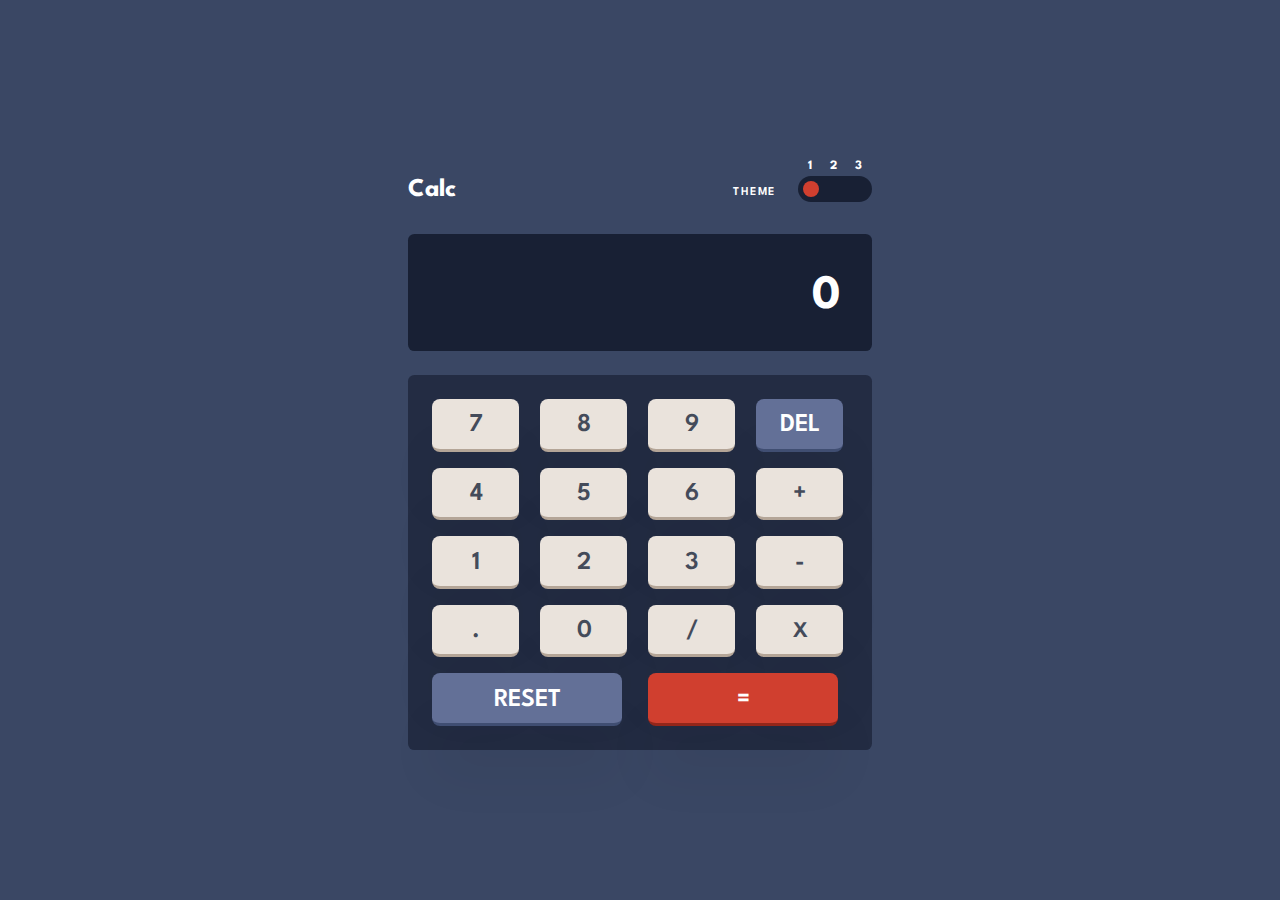
<file: calculator-app-main/index.html>
<!DOCTYPE html>
<html lang="en">
  <head>
    <meta charset="UTF-8" />
    <meta name="viewport" content="width=device-width, initial-scale=1.0" />
    <!-- displays site properly based on user's device -->
    <script defer src="index.js"></script>
    <link
      rel="icon"
      type="image/png"
      sizes="32x32"
      href="./images/favicon-32x32.png"
    />
    <link href="styles.css" rel="stylesheet" />
    <link href="responsive.css" rel="stylesheet" />
    <title>Frontend Mentor | Calculator app</title>

    <!-- Feel free to remove these styles or customise in your own stylesheet 👍 -->
  </head>
  <body>
    <div class="main-container theme1">
      <div class="calculator-container">
        <div class="nav-container">
          <h3 class="text-logo">Calc</h3>
          <div class="theme-box">
            <p>Theme</p>
            <div class="themes-btns">
              <div class="labels">
                <label for="theme1">1</label>
                <label for="theme2">2</label>
                <label for="theme3">3</label>
              </div>
              <div class="theme-inputs">
                <input id="theme1" type="radio" name="theme" checked />
                <input id="theme2" type="radio" name="theme" />
                <input id="theme3" type="radio" name="theme" />
              </div>
            </div>
          </div>
        </div>
        <div class="output">
          <div class="previous-operand" data-previous-operand></div>
          <div class="current-operand" data-current-operand>0</div>
        </div>
        <div class="keys">
          <button class="btn" data-number>7</button>
          <button class="btn" data-number>8</button>
          <button class="btn" data-number>9</button>
          <button class="btn delete-btn" data-delete>del</button>
          <button class="btn" data-number>4</button>
          <button class="btn" data-number>5</button>
          <button class="btn" data-number>6</button>
          <button class="btn add-btn operator" data-operation>+</button>
          <button class="btn" data-number>1</button>
          <button class="btn" data-number>2</button>
          <button class="btn" data-number>3</button>
          <button class="btn sub-btn operator" data-operation>-</button>
          <button class="btn dot-btn" data-number>.</button>
          <button class="btn" data-number>0</button>
          <button class="btn divide-btn operator" data-operation>/</button>
          <button class="btn multiply-btn operator" data-operation>X</button>
          <button class="btn reset-btn" data-all-clear>reset</button>
          <button class="btn equalto-btn" data-equals>=</button>
        </div>
      </div>
    </div>
  </body>
</html>
</file>
<file: calculator-app-main/styles.css>
@import url("https://fonts.googleapis.com/css2?family=League+Spartan:wght@100..700&display=swap");

* {
  margin: 0;
  padding: 0;
  box-sizing: border-box;
}
body {
  font-family: "League Spartan", sans-serif;
}
.main-container {
  max-width: 100%;
  min-height: 100vh;
  display: flex;
  align-items: center;
  /* justify-content: center; */
}

.calculator-container {
  width: 35rem;
  margin: 0 auto;
  padding: 3rem;
}

.theme-box {
  display: flex;
  align-items: end;
  justify-content: center;
  gap: 1.4rem;
}

.theme-box p {
  font-size: 0.75rem;
  line-height: 1.1rem;
  letter-spacing: 0.1rem;
  font-weight: 600;
  text-transform: uppercase;
}
.theme-btns {
  height: 2.6rem;
  width: 7.1rem;
  border-radius: 3rem;
}
.theme-inputs {
  padding: 0.3rem;
  border-radius: 1rem;
  display: flex;
  gap: 0.5rem;
}
.theme-inputs input {
  appearance: none;
  width: 1rem;
  height: 1rem;
  border-radius: 50%;
  transition: 0.2s;

  cursor: pointer;
}
#theme1 {
  left: 1rem;
}
input:checked {
  background-color: hsl(6, 63%, 50%);
}

#theme2 {
  left: 3rem;
}

#theme3 {
  left: 5rem;
}
.labels {
  padding: 0.6rem;
  padding-bottom: 0.3rem;
  display: flex;
  align-items: center;
  justify-content: space-between;
}

.labels label {
  font-weight: 700;
  font-size: 0.8rem;
}

.nav-container {
  max-width: 100%;
  display: flex;
  justify-content: space-between;
  align-items: center;
  margin-bottom: 2rem;
}

.output {
  font-family: "League Spartan", sans-serif;
  max-width: 100%;

  padding: 2rem 4rem;
  border-radius: 0.4rem;
  padding-right: 2rem;
  margin-bottom: 1.5rem;
  /* overflow: scroll; */
}
.current-operand {
  text-align: right;
  font-size: 3rem;
  font-weight: 700;
  color: #fff;
  word-wrap: break-word;
  word-break: break-all;
}
.previous-operand {
  text-align: right;
  margin-bottom: 0.5rem;
  font-size: 1.2rem;
  font-weight: 500;
  color: #fff;
}
.keys {
  max-width: 100%;
  display: grid;
  grid-template-columns: repeat(4, 1fr);
  padding: 1.5rem;
  gap: 1rem;
  border-radius: 0.4rem;
}
.reset-btn {
  grid-column: span 2;
}
.equalto-btn {
  grid-column: span 2;
}
.btn {
  font-family: "League Spartan", sans-serif;
  max-width: 95%;
  padding: 0.9rem;
  padding-bottom: 0.7rem;
  border-radius: 0.5rem;
  border: none;
  font-size: 1.6rem;
  font-weight: 600;
  text-transform: uppercase;
  border-bottom: 3px solid;
  letter-spacing: -0.7px;
  box-shadow: 0 3.2rem 3.2rem rgba(0, 0, 0, 0.05);

  transition: transform 0.2s;
}
.btn:active {
  transform: scale(0.9);
  border-bottom: 2px solid;
}
.add-btn {
  font-size: 1.6rem;
}
.multiply-btn {
  font-size: 1.4rem;
}

.text-logo {
  font-size: 1.6rem;
  align-self: flex-end;
}

/* theme 1 */
.theme1 .btn:hover {
  background-color: hsl(0, 0%, 100%);
  cursor: pointer;
  transition: all 0.3s;
}
.theme1 .output {
  color: hsl(0, 0%, 100%);
}
.theme1 .keys {
  background-color: hsl(223, 31%, 20%);
}
.theme1 .btn {
  background-color: hsl(30, 25%, 89%);
  border-bottom-color: hsl(28, 16%, 65%);
  color: hsl(221, 14%, 31%);
}
.theme1 .delete-btn,
.theme1 .reset-btn {
  background-color: hsl(225, 21%, 49%);
  color: white;
  border-bottom-color: hsl(224, 28%, 35%);
}
.theme1 .equalto-btn {
  background-color: hsl(6, 63%, 50%);
  color: white;
  border-bottom-color: hsl(6, 70%, 34%);
}
input:checked:hover {
  background-color: hsl(6, 90%, 68%);
  transition: all 0.3s;
}
.theme1 .equalto-btn:hover {
  background-color: hsl(6, 90%, 68%);
  cursor: pointer;
  transition: all 0.3s;
}
.theme1 .delete-btn:hover,
.theme1 .reset-btn:hover {
  background-color: hsl(224, 57%, 79%);
  cursor: pointer;
  transition: all 0.3s;
}
.theme1 .nav-container {
  color: hsl(0, 0%, 100%);
}
.theme1.main-container {
  background-color: hsl(222, 26%, 31%);
}
.theme1 .theme-btns {
  background-color: hsl(223, 31%, 20%);
}
.theme1 .theme-inputs,
.theme1 .output {
  background-color: hsl(224, 36%, 15%);
}

/* theme 2 */
.theme2 .btn:hover {
  background-color: hsl(0, 0%, 100%);
  cursor: pointer;
  transition: all 0.3s;
}
body .theme2 {
  color: hsl(60, 10%, 19%);
}
.theme2.main-container {
  background-color: hsl(0, 0%, 90%);
}

.theme2 .current-operand,
.theme2.previous-operand {
  color: hsl(60, 10%, 19%);
}
.theme2 .keys {
  background-color: hsl(0, 5%, 81%);
}

.theme2 .btn {
  background-color: hsl(30, 25%, 89%);
  border-bottom-color: hsl(28, 16%, 65%);
  color: hsl(60, 10%, 19%);
}
.theme2 .delete-btn,
.theme2 .reset-btn {
  background-color: hsl(185, 42%, 37%);
  color: white;
  border-bottom-color: hsl(185, 58%, 25%);
}
.theme2 .equalto-btn {
  background-color: hsl(25, 98%, 40%);
  color: white;
  border-bottom-color: hsl(25, 99%, 27%);
}

.theme2 .output {
  background-color: hsl(0, 0%, 93%);
}
.theme2 .theme-inputs {
  background-color: hsl(0, 5%, 81%);
}
.theme2 .previous-operand {
  color: hsl(60, 10%, 19%);
}

.theme2 .equalto-btn:hover {
  background-color: hsl(25, 80%, 63%);
  cursor: pointer;
  transition: all 0.3s;
}
.theme2 .delete-btn:hover,
.theme2 .reset-btn:hover {
  background-color: hsl(185, 53%, 58%);
  cursor: pointer;
  transition: all 0.3s;
}

/* theme 3 */
.theme3 .btn:hover {
  background-color: hsl(269, 58%, 43%);
  cursor: pointer;
  transition: all 0.3s;
}

body .theme3 {
  color: hsl(52, 100%, 62%);
}
.theme3.main-container {
  background-color: hsl(268, 75%, 9%);
}

.theme3 .current-operand {
  color: hsl(52, 100%, 62%);
}
.theme3 .keys {
  background-color: hsl(268, 71%, 12%);
}

.theme3 .btn {
  background-color: hsl(268, 47%, 21%);
  border-bottom-color: hsl(290, 70%, 36%);
  color: hsl(52, 100%, 62%);
}
.theme3 .delete-btn,
.theme3 .reset-btn {
  background-color: hsl(281, 89%, 26%);
  color: white;
  border-bottom-color: hsl(285, 91%, 52%);
}
.theme3 .equalto-btn {
  background-color: hsl(176, 100%, 44%);
  color: hsl(198, 20%, 13%);
  border-bottom-color: hsl(177, 92%, 70%);
}

.theme3 .output {
  background-color: hsl(268, 71%, 12%);
}
.theme3 .theme-inputs {
  background-color: hsl(268, 71%, 12%);
}
.theme3 .previous-operand {
  color: hsl(52, 100%, 62%);
}
.theme3 input:checked {
  background-color: hsl(176, 100%, 44%);
}
.theme3 .equalto-btn:hover {
  background-color: hsl(176, 55%, 71%);
  cursor: pointer;
  transition: all 0.3s;
}
.theme3 .delete-btn:hover,
.theme3 .reset-btn:hover {
  background-color: hsl(281, 72%, 38%);
  cursor: pointer;
  transition: all 0.3s;
}
.theme3 input:checked:hover {
  background-color: hsl(176, 55%, 71%);
  transition: all 0.3s;
}
</file>
<file: calculator-app-main/responsive.css>
@media (max-width: 37.5em) {
  .main-container {
    max-width: 100%;

    display: flex;
    align-items: flex-start;
    /* justify-content: center; */
  }
  .calculator-container {
    max-width: 100%;
    margin: 0 auto;
    padding: 3rem 2rem;
  }
  .text-logo {
    font-size: 2rem;
  }
  .btn {
    font-size: 2rem;
    max-width: 100%;
    padding: 1.2rem 1rem;
  }
  .theme-inputs {
    padding: 0.5rem;
  }
  .theme-box p {
    font-size: 0.95rem;
  }

  .labels label {
    font-size: 1rem;
  }
  .btn:hover {
    transform: scale(0.9);
    border-bottom: 2px solid;
  }
}
@media (max-width: 27em) {
  .btn {
    font-size: 1.8rem;
    max-width: 100%;
    padding: 1rem;
  }

  .calculator-container {
    padding: 3rem 1.5rem;
    margin: 0;
  }

  .nav-container {
    margin-bottom: 3rem;
  }
  .current-operand {
    font-size: 2.6rem;
  }
}
@media (max-width: 22.5em) {
  .btn {
    font-size: 1.6rem;
  }
  .keys {
    grid-template-columns: repeat(3, 1fr);
  }
  .delete-btn {
    grid-row: 1/1;
  }
  .add-btn {
    grid-row: 1;
    grid-column: 3;
  }
  .sub-btn {
    grid-row: 2;
    grid-column: 3;
  }

  .multiply-btn {
    grid-row: 3;
    grid-column: 3;
  }
  .divide-btn {
    grid-row: 4;
    grid-column: 3;
  }
  .equalto-btn {
    grid-column: span 3;
  }

  .text-logo {
    font-size: 1.6rem;
  }

  .theme-box p {
    font-size: 0.75rem;
  }

  .labels label {
    font-size: 0.8rem;
  }
}
</file>
